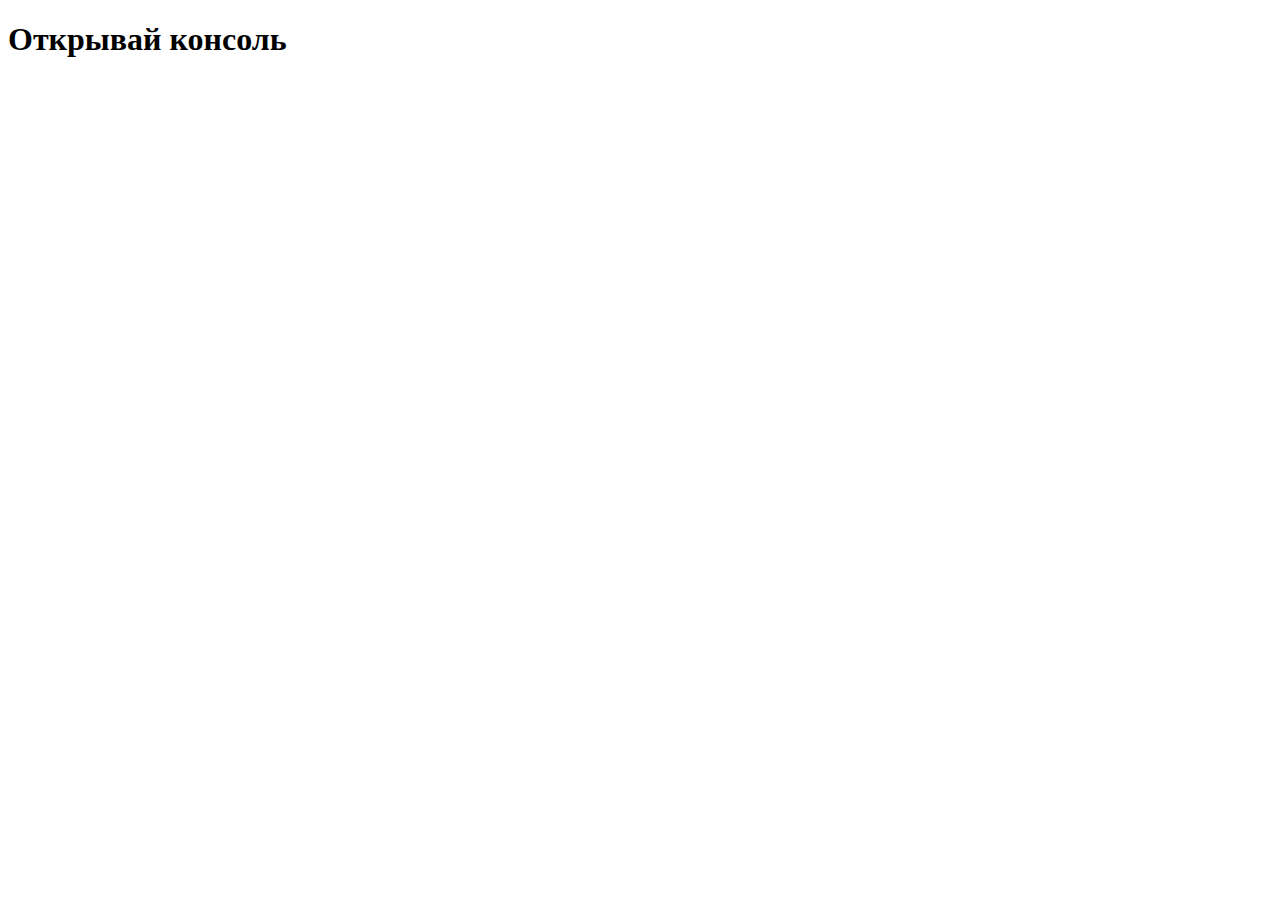
<file: lab10/index.html>
<!DOCTYPE html>
<html lang="ru">
<head>
  <meta charset="UTF-8">
  <title>Лабораторная 10 (ПС)</title>
  <meta name="viewport" content="width=device-width, initial-scale=1">
  <script src="js/main.js" defer></script>
</head>
<body>
  <h1>Открывай консоль</h1>
</body>
</html>
</file>
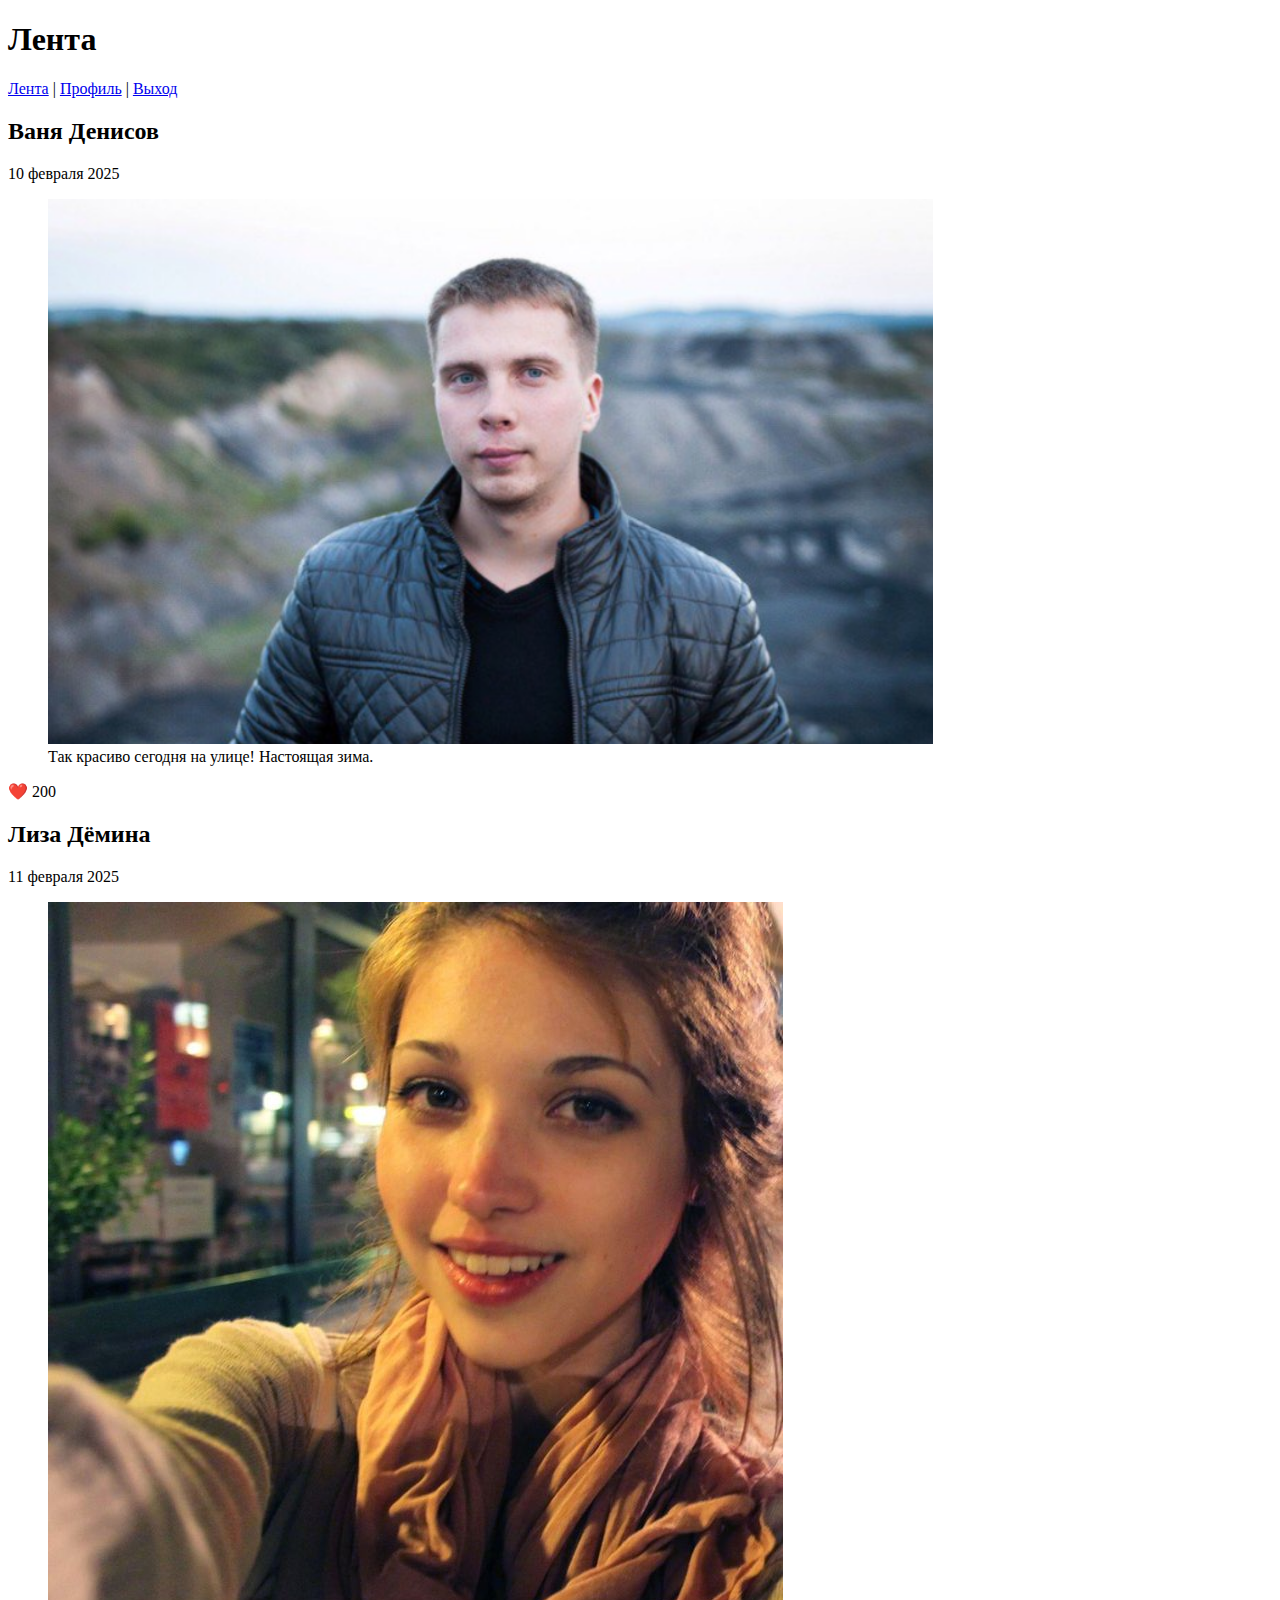
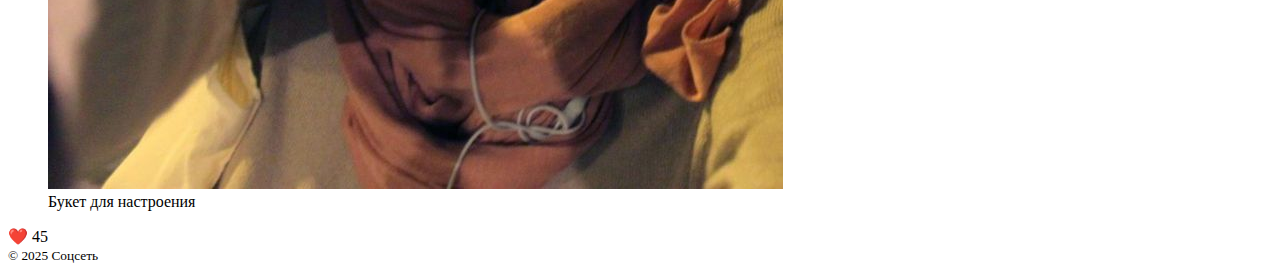
<file: lab4/home/index.html>
<!doctype html>
<html lang="ru">
<head>
  <meta charset="utf-8">
  <title>Лента — Соцсеть</title>
  <meta name="viewport" content="width=device-width, initial-scale=1">
</head>
<body>
<header>
  <h1>Лента</h1>
  <nav>
    <a href="../home/">Лента</a> |
    <a href="../profile/">Профиль</a> |
    <a href="../login/">Выход</a>
  </nav>
</header>

<main>
  <article>
    <header>
      <h2>Ваня Денисов</h2>
      <time datetime="2025-02-10">10 февраля 2025</time>
    </header>
    <figure>
      <img src="../images/ф2.png" alt="Фото 2">
      <figcaption>Так красиво сегодня на улице! Настоящая зима.</figcaption>
    </figure>
    <footer>❤️ 200</footer>
  </article>

  <article>
    <header>
      <h2>Лиза Дёмина</h2>
      <time datetime="2025-02-11">11 февраля 2025</time>
    </header>
    <figure>
      <img src="../images/ф3.jpg" alt="Фото 3">
      <figcaption>Букет для настроения</figcaption>
    </figure>
    <footer>❤️ 45</footer>
  </article>
</main>

<footer>
  <small>© 2025 Соцсеть</small>
</footer>
</body>
</html>
</file>
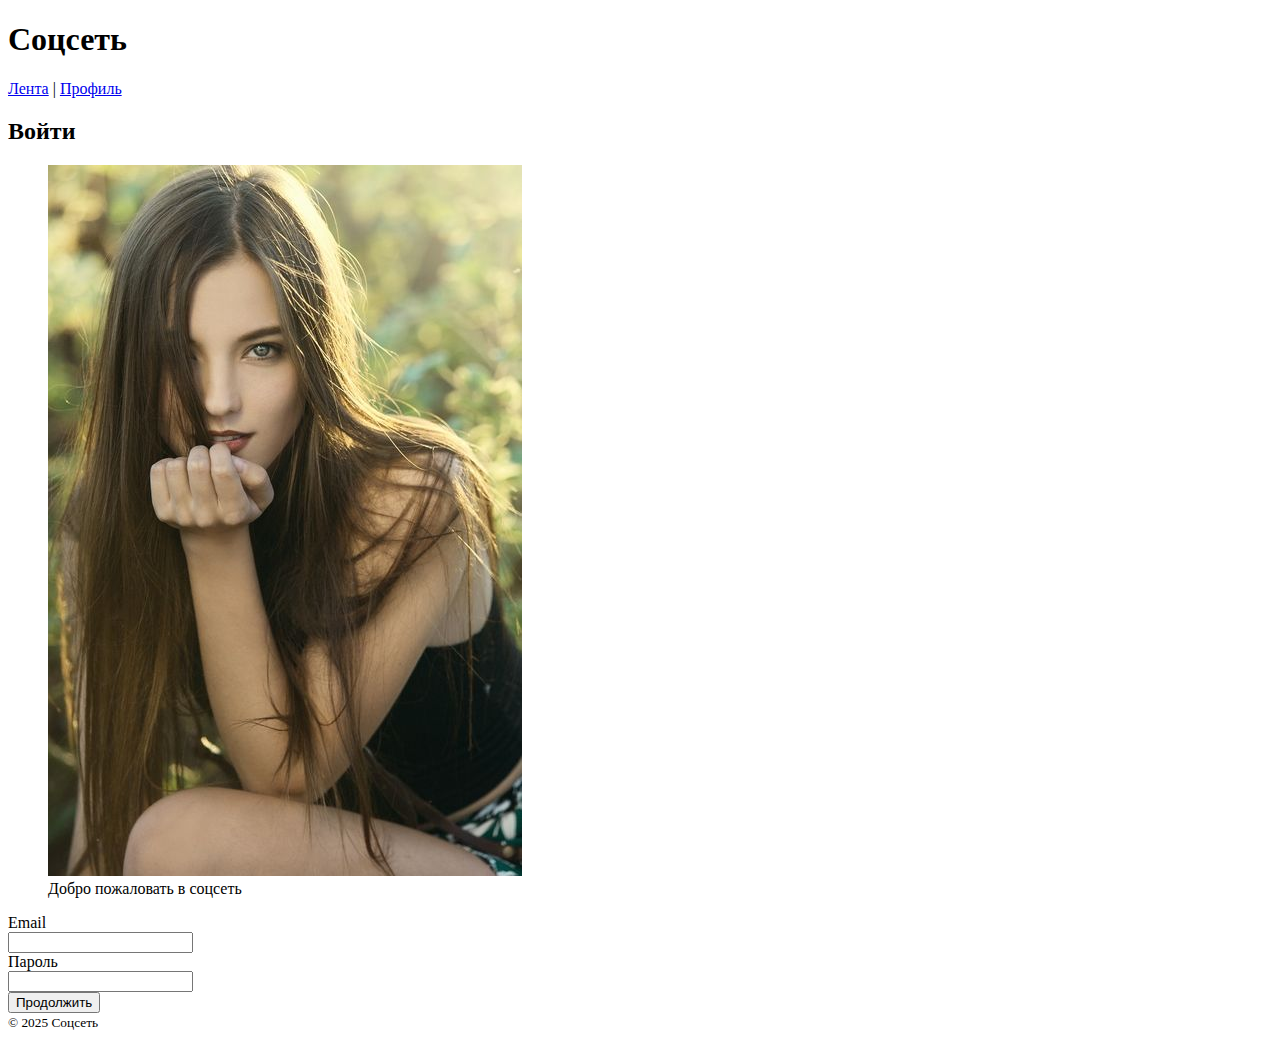
<file: lab4/login/index.html>
<!doctype html>
<html lang="ru">
<head>
  <meta charset="utf-8">
  <title>Вход — Соцсеть</title>
  <meta name="viewport" content="width=device-width, initial-scale=1">
</head>
<body>
<header>
  <h1>Соцсеть</h1>
  <nav aria-label="Основная навигация">
    <a href="../home/">Лента</a> |
    <a href="../profile/">Профиль</a>
  </nav>
</header>

<main>
  <section aria-labelledby="login-title">
    <h2 id="login-title">Войти</h2>

    <figure>
      <img src="../images/ф1.jpg" alt="Добро пожаловать">
      <figcaption>Добро пожаловать в соцсеть</figcaption>
    </figure>

    <form action="../home/" method="get">
      <div>
        <label for="email">Email</label><br>
        <input id="email" name="email" type="email" required>
      </div>
      <div>
        <label for="password">Пароль</label><br>
        <input id="password" name="password" type="password" required>
      </div>
      <div>
        <button type="submit">Продолжить</button>
      </div>
    </form>
  </section>
</main>

<footer>
  <small>© 2025 Соцсеть</small>
</footer>
</body>
</html>
</file>
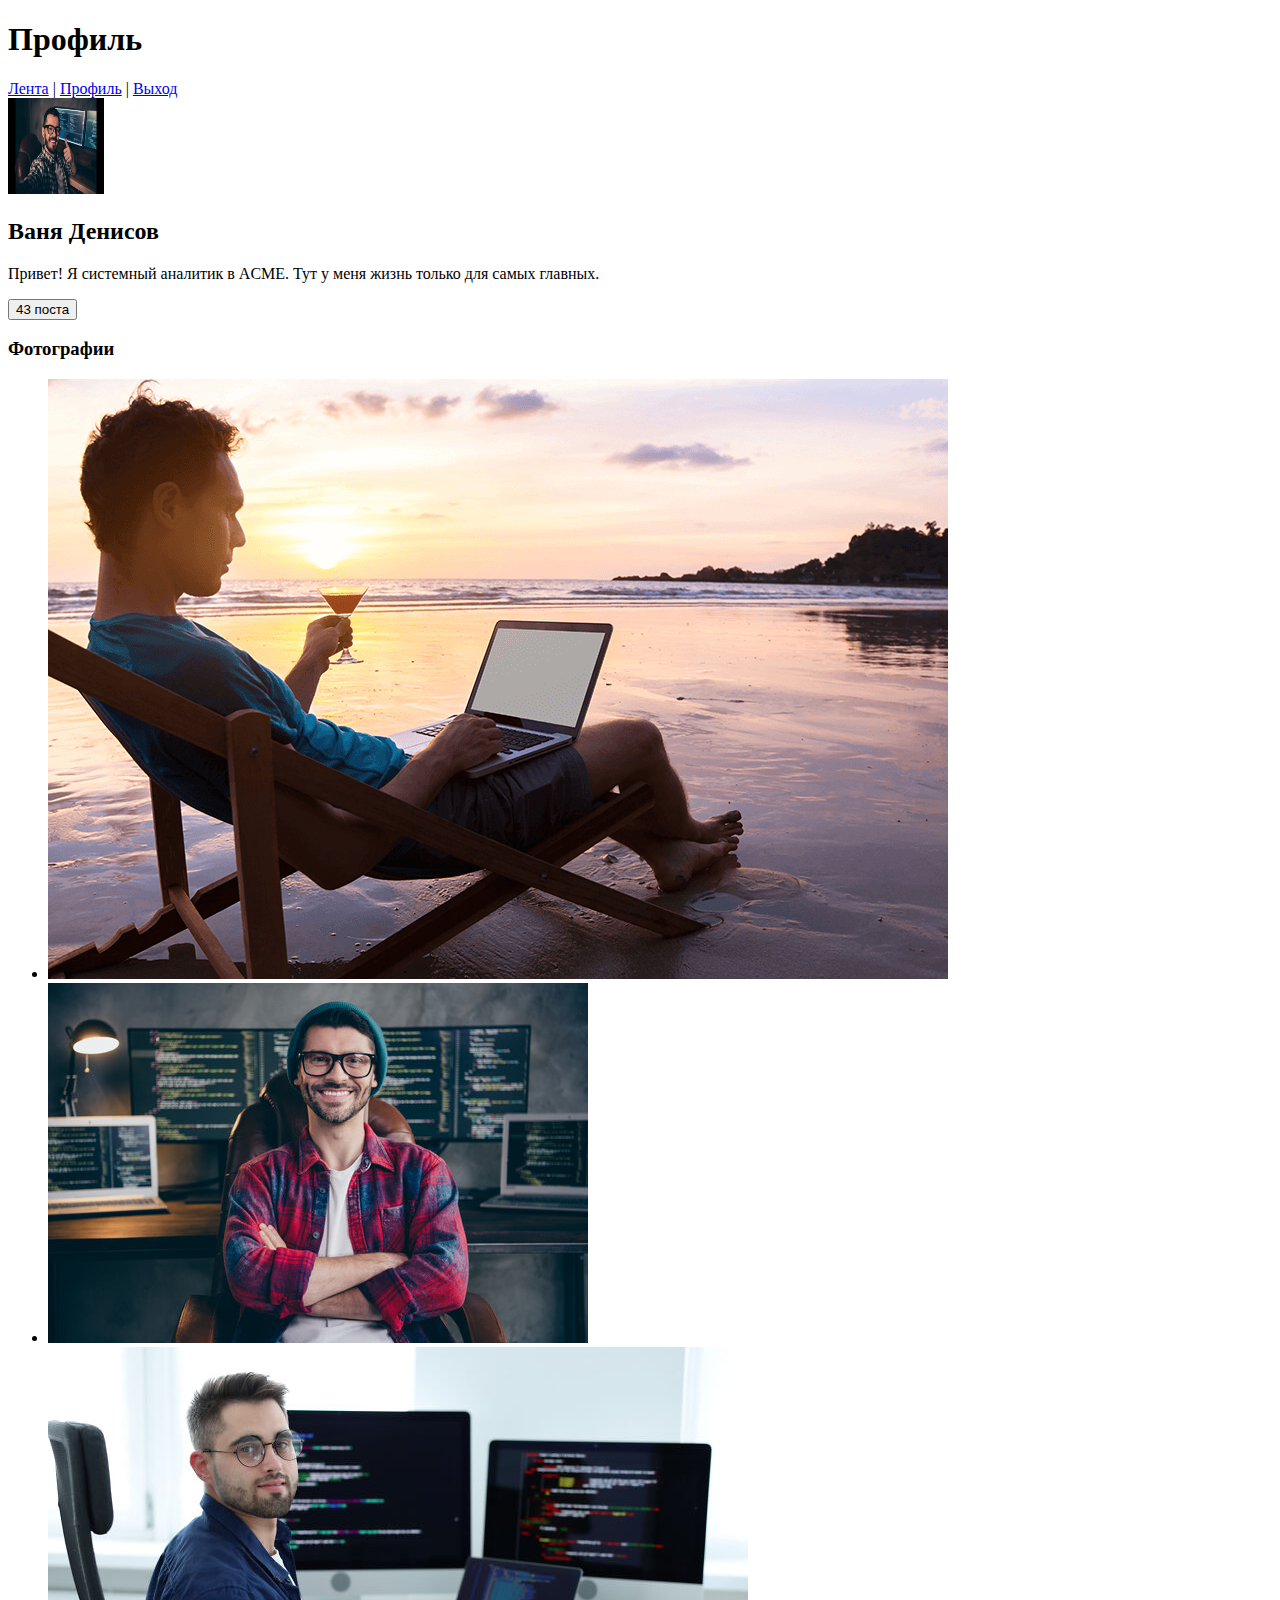
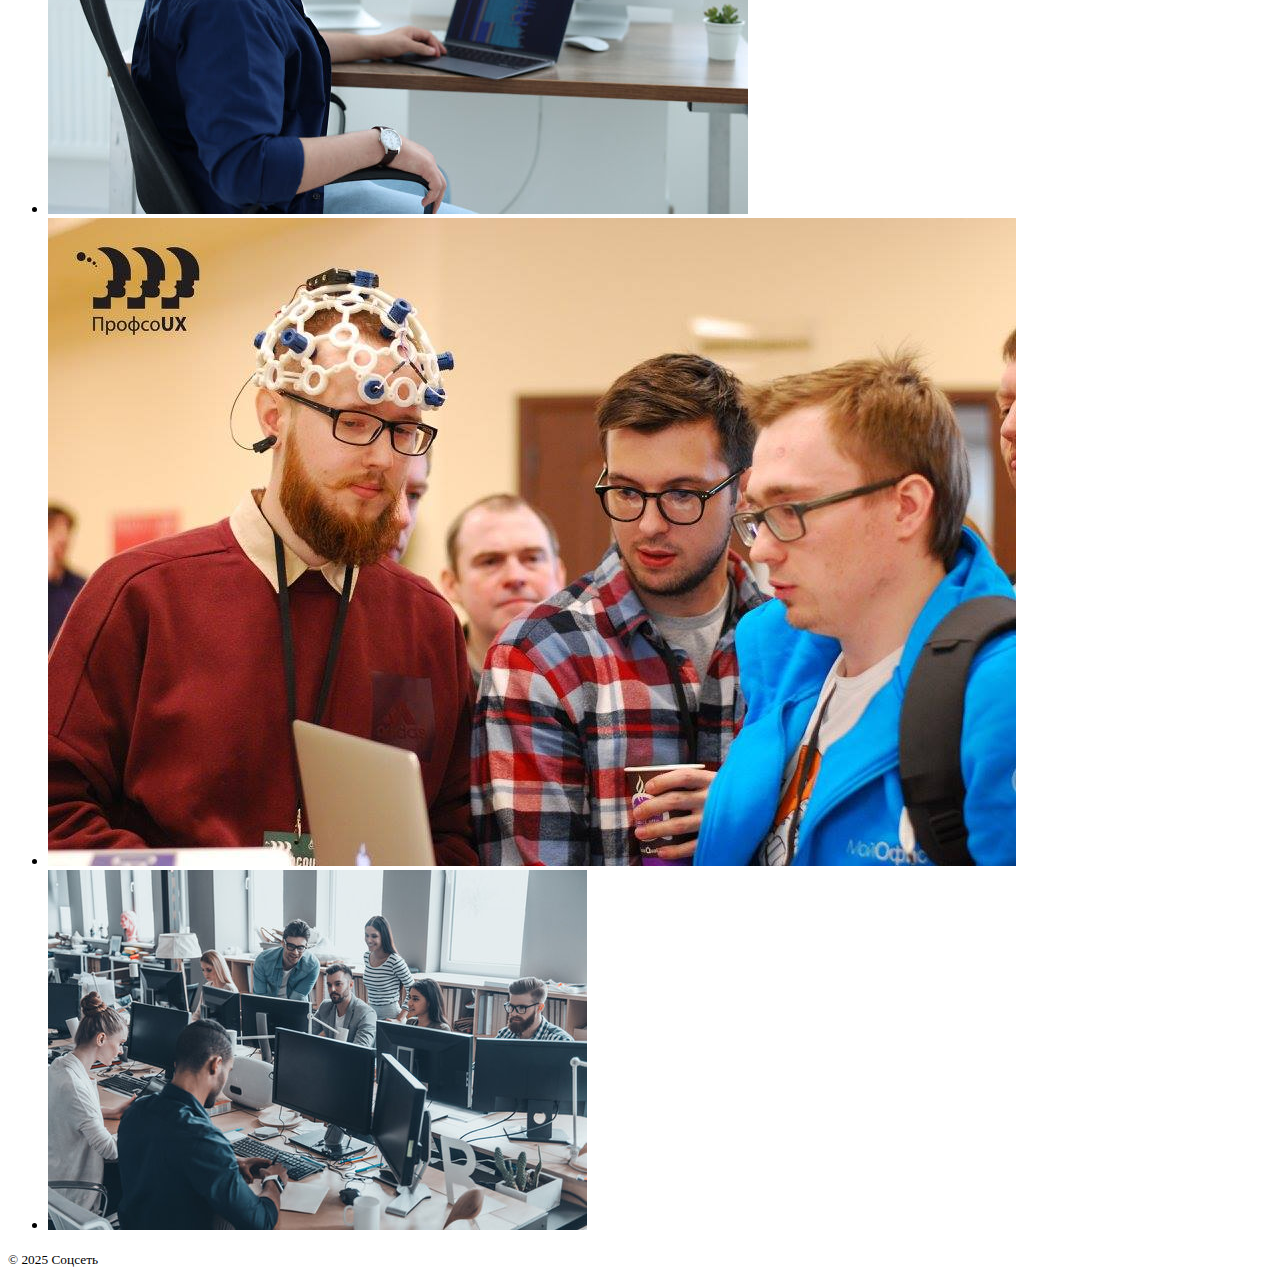
<file: lab4/profile/index.html>
<!doctype html>
<html lang="ru">
<head>
  <meta charset="utf-8">
  <title>Профиль — Соцсеть</title>
  <meta name="viewport" content="width=device-width, initial-scale=1">
</head>
<body>
<header>
  <h1>Профиль</h1>
  <nav>
    <a href="../home/">Лента</a> |
    <a href="../profile/">Профиль</a> |
    <a href="../login/">Выход</a>
  </nav>
</header>

<main>
  <section aria-labelledby="user-heading">
    <img src="../images/ф4.jpg" alt="Аватар пользователя" width="96" height="96">
    <h2 id="user-heading">Ваня Денисов</h2>
    <p>Привет! Я системный аналитик в ACME. Тут у меня жизнь только для самых главных.</p>
    <p><button type="button">43 поста</button></p>
  </section>

  <section aria-labelledby="photos-heading">
    <h3 id="photos-heading">Фотографии</h3>
    <ul>
      <li><img src="../images/ф5.png" alt="Фото 5"></li>
      <li><img src="../images/ф6.jpg" alt="Фото 6"></li>
      <li><img src="../images/ф7.jpg" alt="Фото 7"></li>
      <li><img src="../images/ф8.jpg" alt="Фото 8"></li>
      <li><img src="../images/ф9.jpg" alt="Фото 9"></li>
    </ul>
  </section>
</main>

<footer>
  <small>© 2025 Соцсеть</small>
</footer>
</body>
</html>
</file>
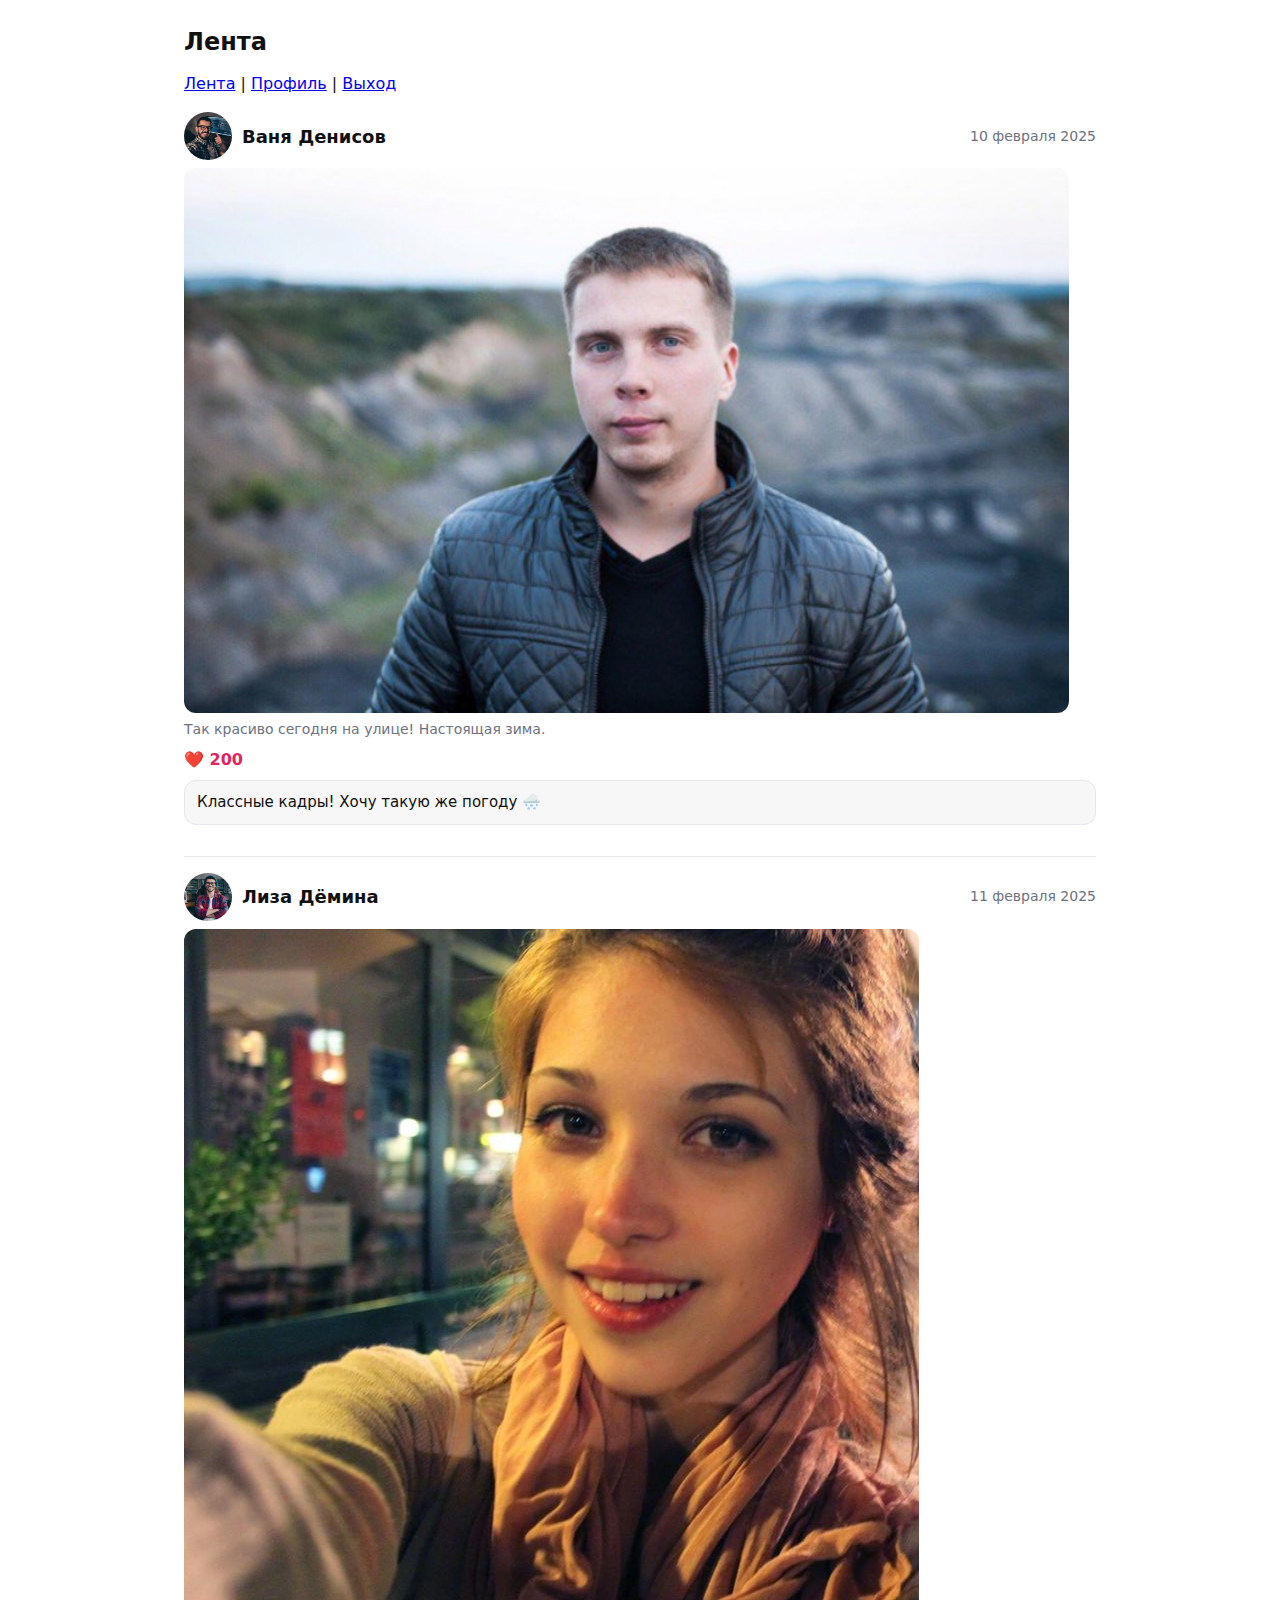
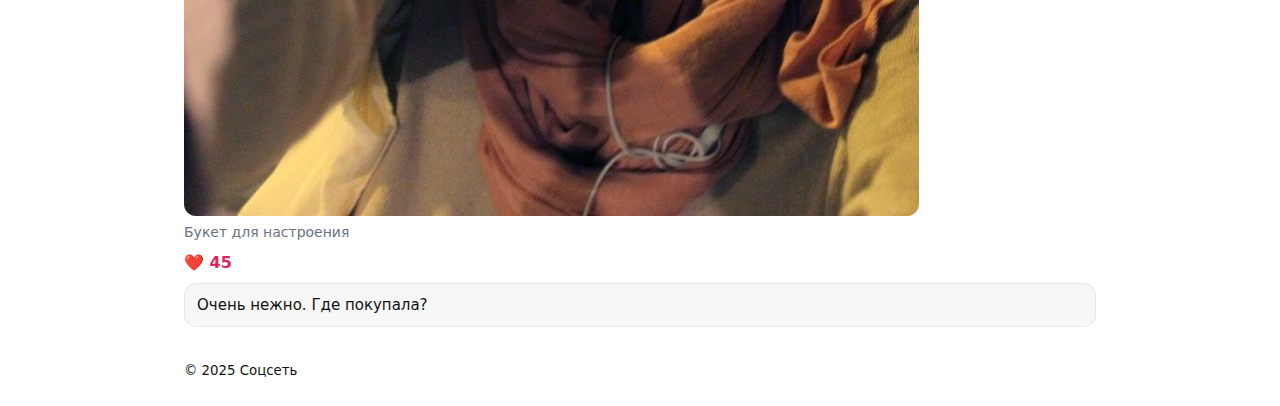
<file: lab5/home/index.html>
<!doctype html>
<html lang="ru">
<head>
  <meta charset="utf-8">
  <title>Лента — Соцсеть</title>
  <meta name="viewport" content="width=device-width, initial-scale=1">
  <link rel="stylesheet" href="../styles/home.css">
</head>
<body>
<header>
  <h1>Лента</h1>
  <nav>
    <a href="../home/">Лента</a> |
    <a href="../profile/">Профиль</a> |
    <a href="../login/">Выход</a>
  </nav>
</header>

<main>
  <!-- Пост 1 -->
  <article>
    <header>
      <img class="avatar" src="../../lab4/images/ф4.jpg" alt="Аватар Вани" width="40" height="40">
      <h2 class="post-title">Ваня Денисов</h2>
      <time datetime="2025-02-10" class="post-time">10 февраля 2025</time>
    </header>

    <figure>
      <img src="../../lab4/images/ф2.png" alt="Снегопад на улице">
      <figcaption>Так красиво сегодня на улице! Настоящая зима.</figcaption>
    </figure>

    <div class="likes">❤️ 200</div>
    <p class="comment">Классные кадры! Хочу такую же погоду 🌨️</p>
  </article>

  <!-- Пост 2 -->
  <article>
    <header>
      <img class="avatar" src="../../lab4/images/ф6.jpg" alt="Аватар Лизы" width="40" height="40">
      <h2 class="post-title">Лиза Дёмина</h2>
      <time datetime="2025-02-11" class="post-time">11 февраля 2025</time>
    </header>

    <figure>
      <img src="../../lab4/images/ф3.jpg" alt="Букет цветов">
      <figcaption>Букет для настроения</figcaption>
    </figure>

    <div class="likes">❤️ 45</div>
    <p class="comment">Очень нежно. Где покупала?</p>
  </article>
</main>

<footer>
  <small>© 2025 Соцсеть</small>
</footer>
</body>
</html>
</file>
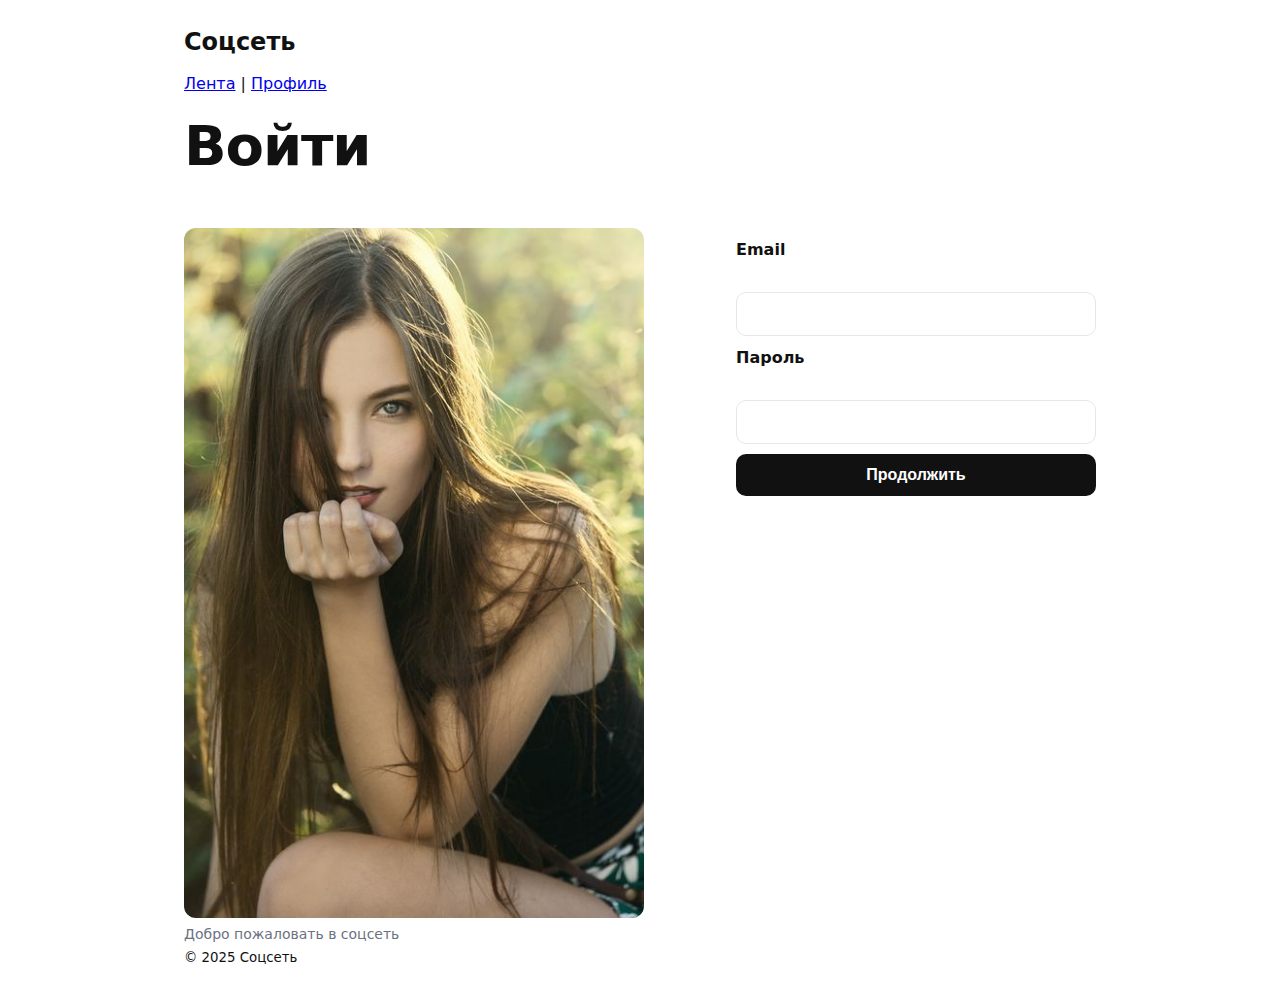
<file: lab5/login/index.html>
<!doctype html>
<html lang="ru">
<head>
  <meta charset="utf-8">
  <title>Вход — Соцсеть</title>
  <meta name="viewport" content="width=device-width, initial-scale=1">
  <!-- Подключаем стили лабы-5 -->
  <link rel="stylesheet" href="../styles/login.css">
</head>
<body>
<header>
  <h1>Соцсеть</h1>
  <nav aria-label="Основная навигация">
    <a href="../home/">Лента</a> |
    <a href="../profile/">Профиль</a>
  </nav>
</header>

<main>
  <section aria-labelledby="login-title">
    <h2 id="login-title">Войти</h2>

    <figure>
      <img src="../../lab4/images/ф1.jpg" alt="Добро пожаловать">
      <figcaption>Добро пожаловать в соцсеть</figcaption>
    </figure>

    <form action="../home/" method="get">
      <div>
        <label for="email">Email</label><br>
        <input id="email" name="email" type="email" required>
      </div>
      <div>
        <label for="password">Пароль</label><br>
        <input id="password" name="password" type="password" required>
      </div>
      <div>
        <button type="submit">Продолжить</button>
      </div>
    </form>
  </section>
</main>

<footer>
  <small>© 2025 Соцсеть</small>
</footer>
</body>
</html>
</file>
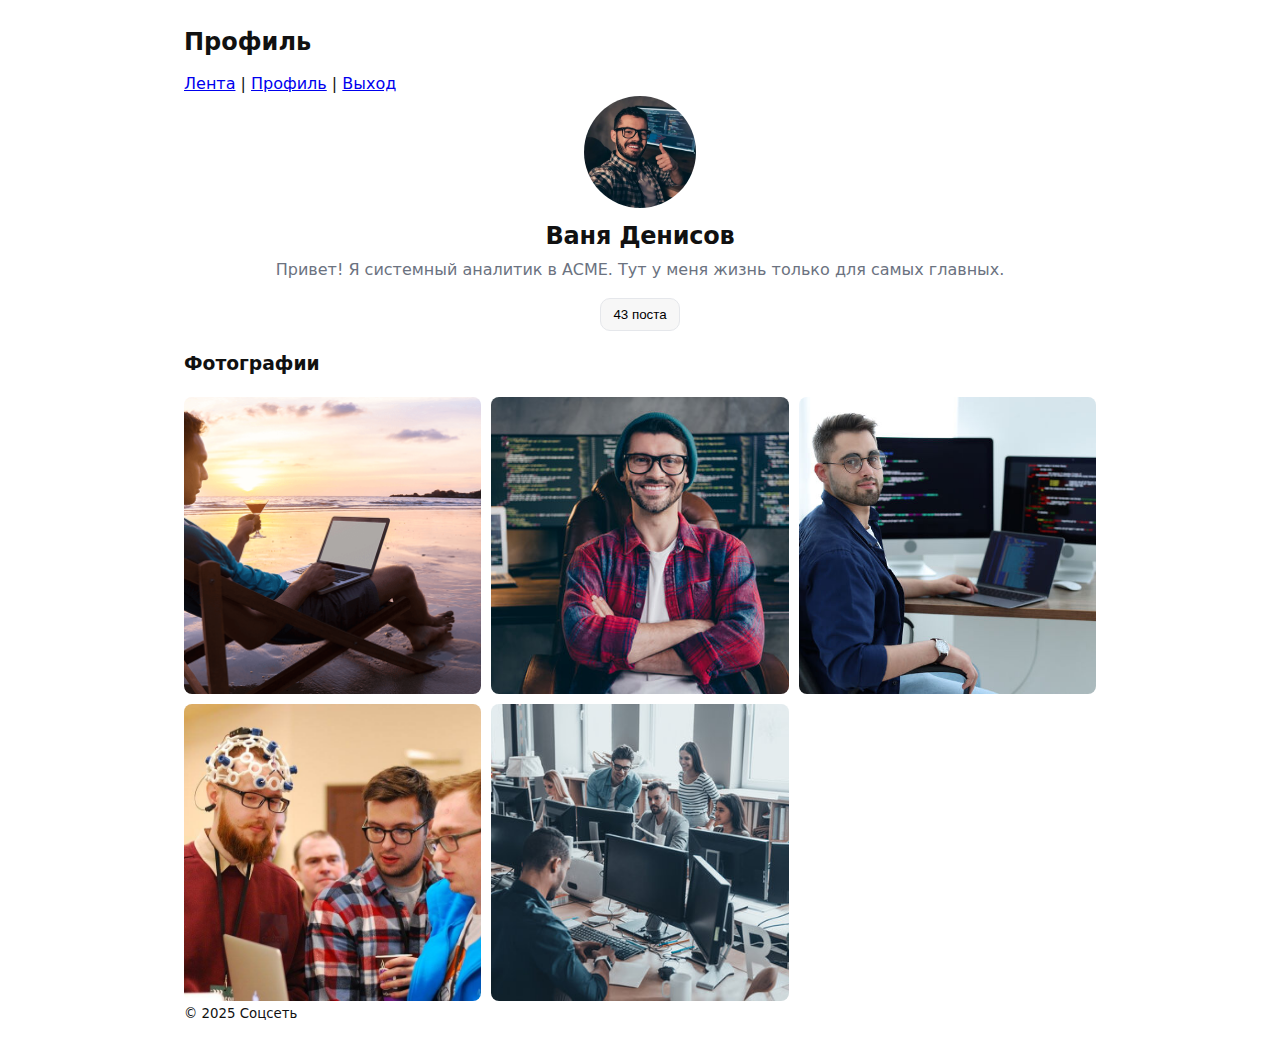
<file: lab5/profile/index.html>
<!doctype html>
<html lang="ru">
<head>
  <meta charset="utf-8">
  <title>Профиль — Соцсеть</title>
  <meta name="viewport" content="width=device-width, initial-scale=1">
  <link rel="stylesheet" href="../styles/profile.css">
</head>
<body>
<header>
  <h1>Профиль</h1>
  <nav>
    <a href="../home/">Лента</a> |
    <a href="../profile/">Профиль</a> |
    <a href="../login/">Выход</a>
  </nav>
</header>

<main>
  <section class="profile" aria-labelledby="user-heading">
    <img class="avatar" src="../../lab4/images/ф4.jpg" alt="Аватар пользователя" width="96" height="96">
    <h2 id="user-heading" class="name">Ваня Денисов</h2>
    <p class="bio">Привет! Я системный аналитик в ACME. Тут у меня жизнь только для самых главных.</p>
    <p><button type="button" class="posts-btn">43 поста</button></p>
  </section>

  <section aria-labelledby="photos-heading" class="gallery">
    <h3 id="photos-heading">Фотографии</h3>
    <ul class="photos">
      <li><img src="../../lab4/images/ф5.png" alt="Фото 5"></li>
      <li><img src="../../lab4/images/ф6.jpg" alt="Фото 6"></li>
      <li><img src="../../lab4/images/ф7.jpg" alt="Фото 7"></li>
      <li><img src="../../lab4/images/ф8.jpg" alt="Фото 8"></li>
      <li><img src="../../lab4/images/ф9.jpg" alt="Фото 9"></li>
    </ul>
  </section>
</main>

<footer>
  <small>© 2025 Соцсеть</small>
</footer>
</body>
</html>
</file>
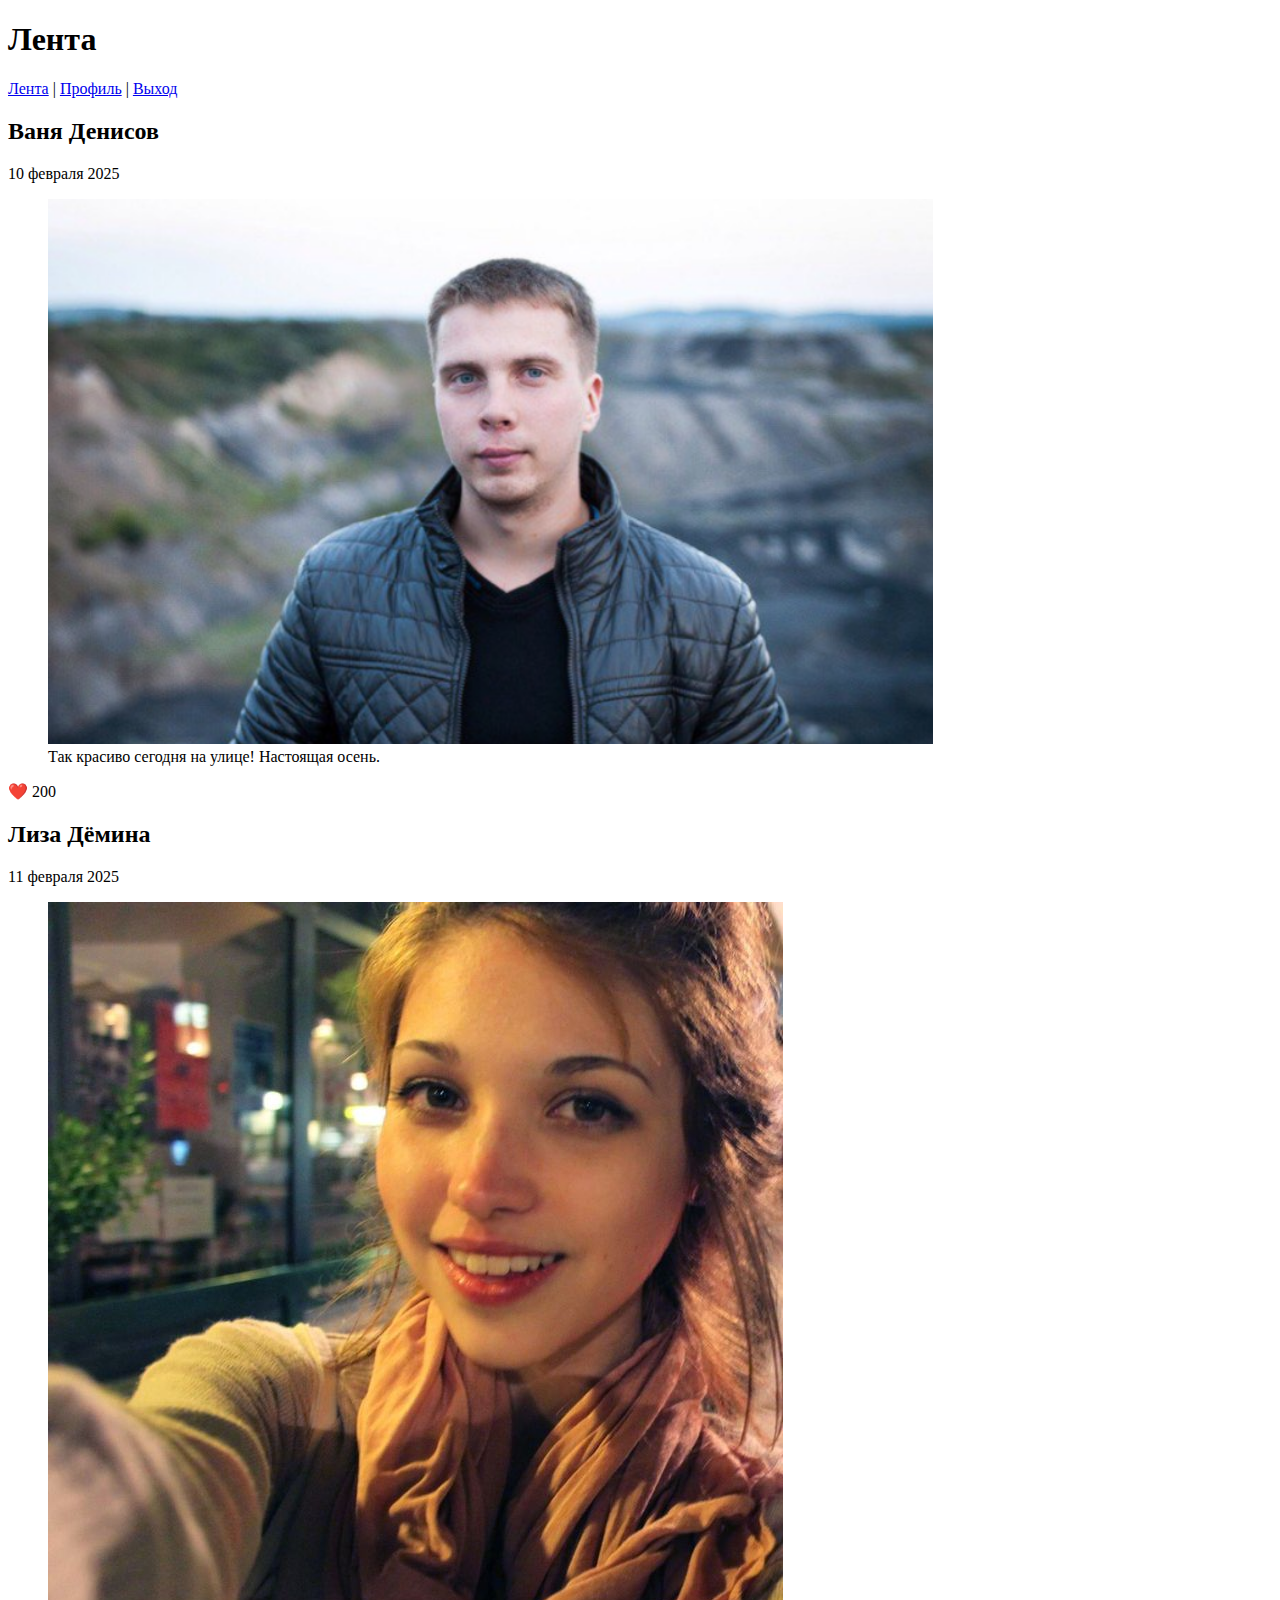
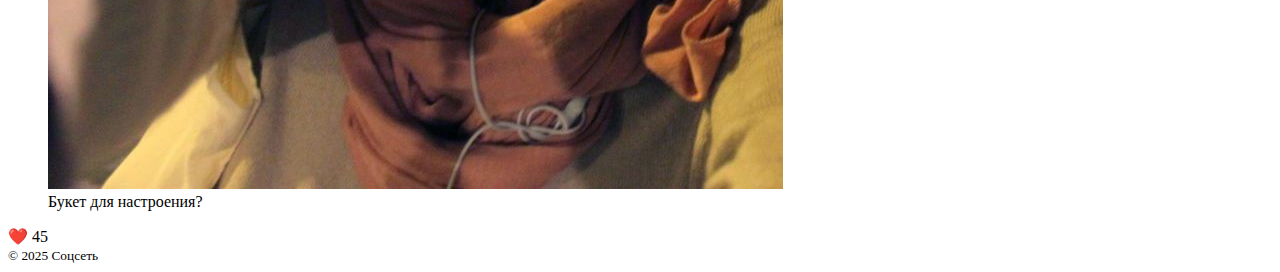
<file: web-2025/lab4/home/index.html>
<!DOCTYPE html>
<html lang="ru">
<head>
  <meta charset="utf-8">
  <meta name="viewport" content="width=device-width, initial-scale=1">
  <title>Лента — Соцсеть</title>
</head>
<body>

  <!-- Шапка сайта -->
  <header>
    <h1>Лента</h1>
    <nav>
      <a href="../home/">Лента</a> |
      <a href="../profile/">Профиль</a> |
      <a href="../login/">Выход</a>
    </nav>
  </header>

  <!-- Основной контент -->
  <main>

    <!-- Первый пост -->
    <article>
      <header>
        <h2>Ваня Денисов</h2>
        <time datetime="2025-02-10">10 февраля 2025</time>
      </header>

      <figure>
        <img src="../images/ф2.png" alt="Фото 2">
        <figcaption>Так красиво сегодня на улице! Настоящая осень.</figcaption>
      </figure>

      <footer>❤️ 200</footer>
    </article>

    <!-- Второй пост -->
    <article>
      <header>
        <h2>Лиза Дёмина</h2>
        <time datetime="2025-02-11">11 февраля 2025</time>
      </header>

      <figure>
        <img src="../images/ф3.jpg" alt="Фото 3">
        <figcaption>Букет для настроения?</figcaption>
      </figure>

      <footer>❤️ 45</footer>
    </article>

  </main>

  <!-- Подвал сайта -->
  <footer>
    <small>© 2025 Соцсеть</small>
  </footer>

</body>
</html>
</file>
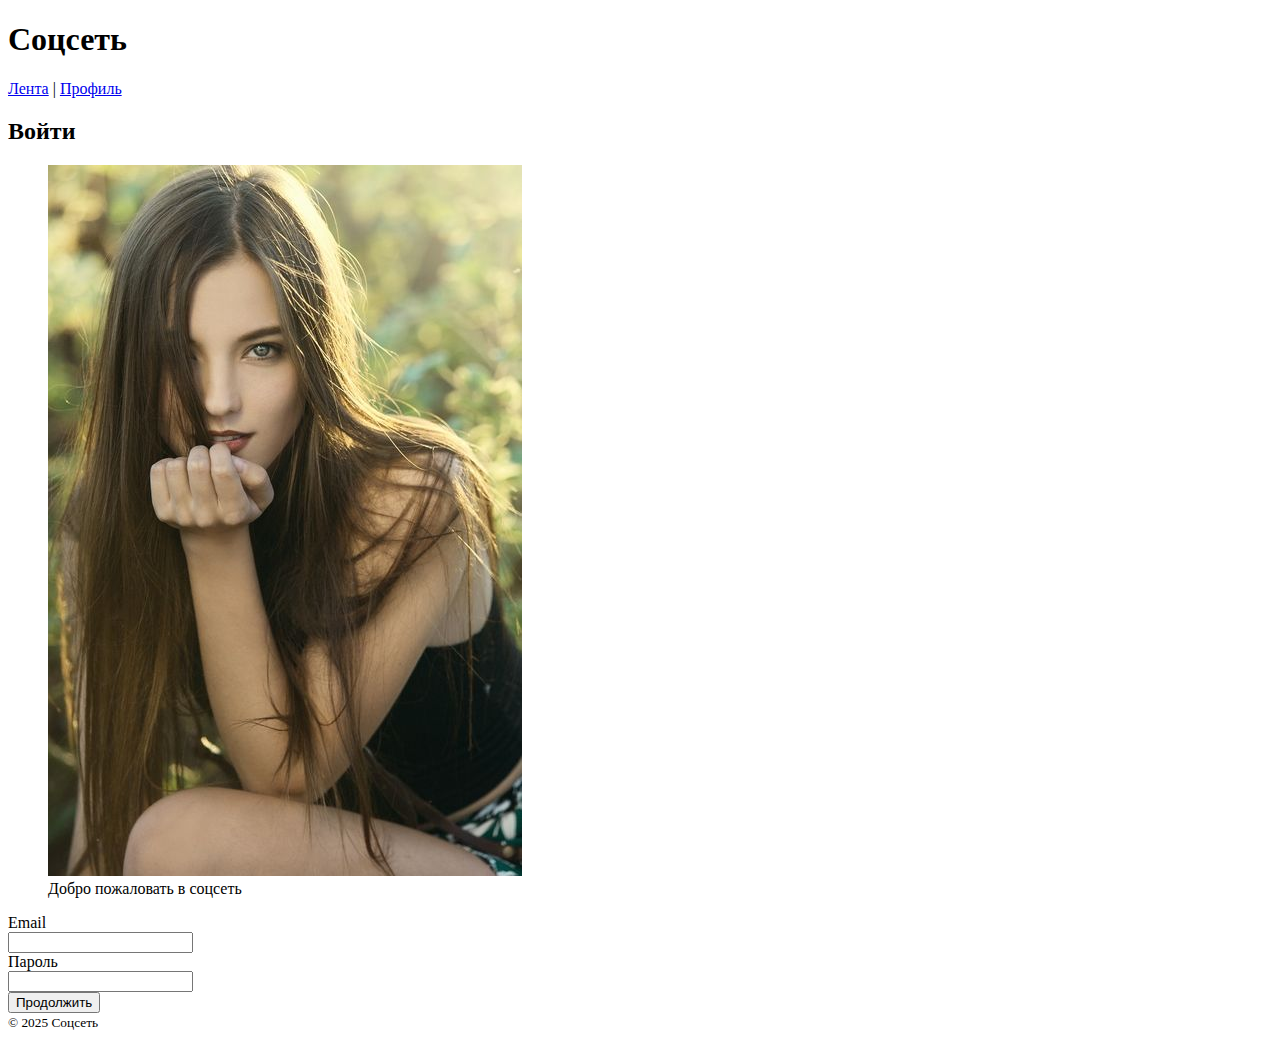
<file: web-2025/lab4/login/index.html>
<!DOCTYPE html>
<html lang="ru">
<head>
  <meta charset="utf-8">
  <meta name="viewport" content="width=device-width, initial-scale=1">
  <title>Вход — Соцсеть</title>
</head>
<body>

  <!-- Шапка сайта -->
  <header>
    <h1>Соцсеть</h1>
    <nav aria-label="Основная навигация">
      <a href="../home/">Лента</a> |
      <a href="../profile/">Профиль</a>
    </nav>
  </header>

  <!-- Основной блок входа -->
  <main>
    <section aria-labelledby="login-title">
      <h2 id="login-title">Войти</h2>

      <!-- Картинка приветствия -->
      <figure>
        <img src="../images/ф1.jpg" alt="Добро пожаловать">
        <figcaption>Добро пожаловать в соцсеть</figcaption>
      </figure>

      <!-- Форма авторизации -->
      <form action="../home/" method="get">
        <div>
          <label for="email">Email</label><br>
          <input id="email" name="email" type="email" required>
        </div>

        <div>
          <label for="password">Пароль</label><br>
          <input id="password" name="password" type="password" required>
        </div>

        <div>
          <button type="submit">Продолжить</button>
        </div>
      </form>
    </section>
  </main>

  <!-- Подвал сайта -->
  <footer>
    <small>© 2025 Соцсеть</small>
  </footer>

</body>
</html>
</file>
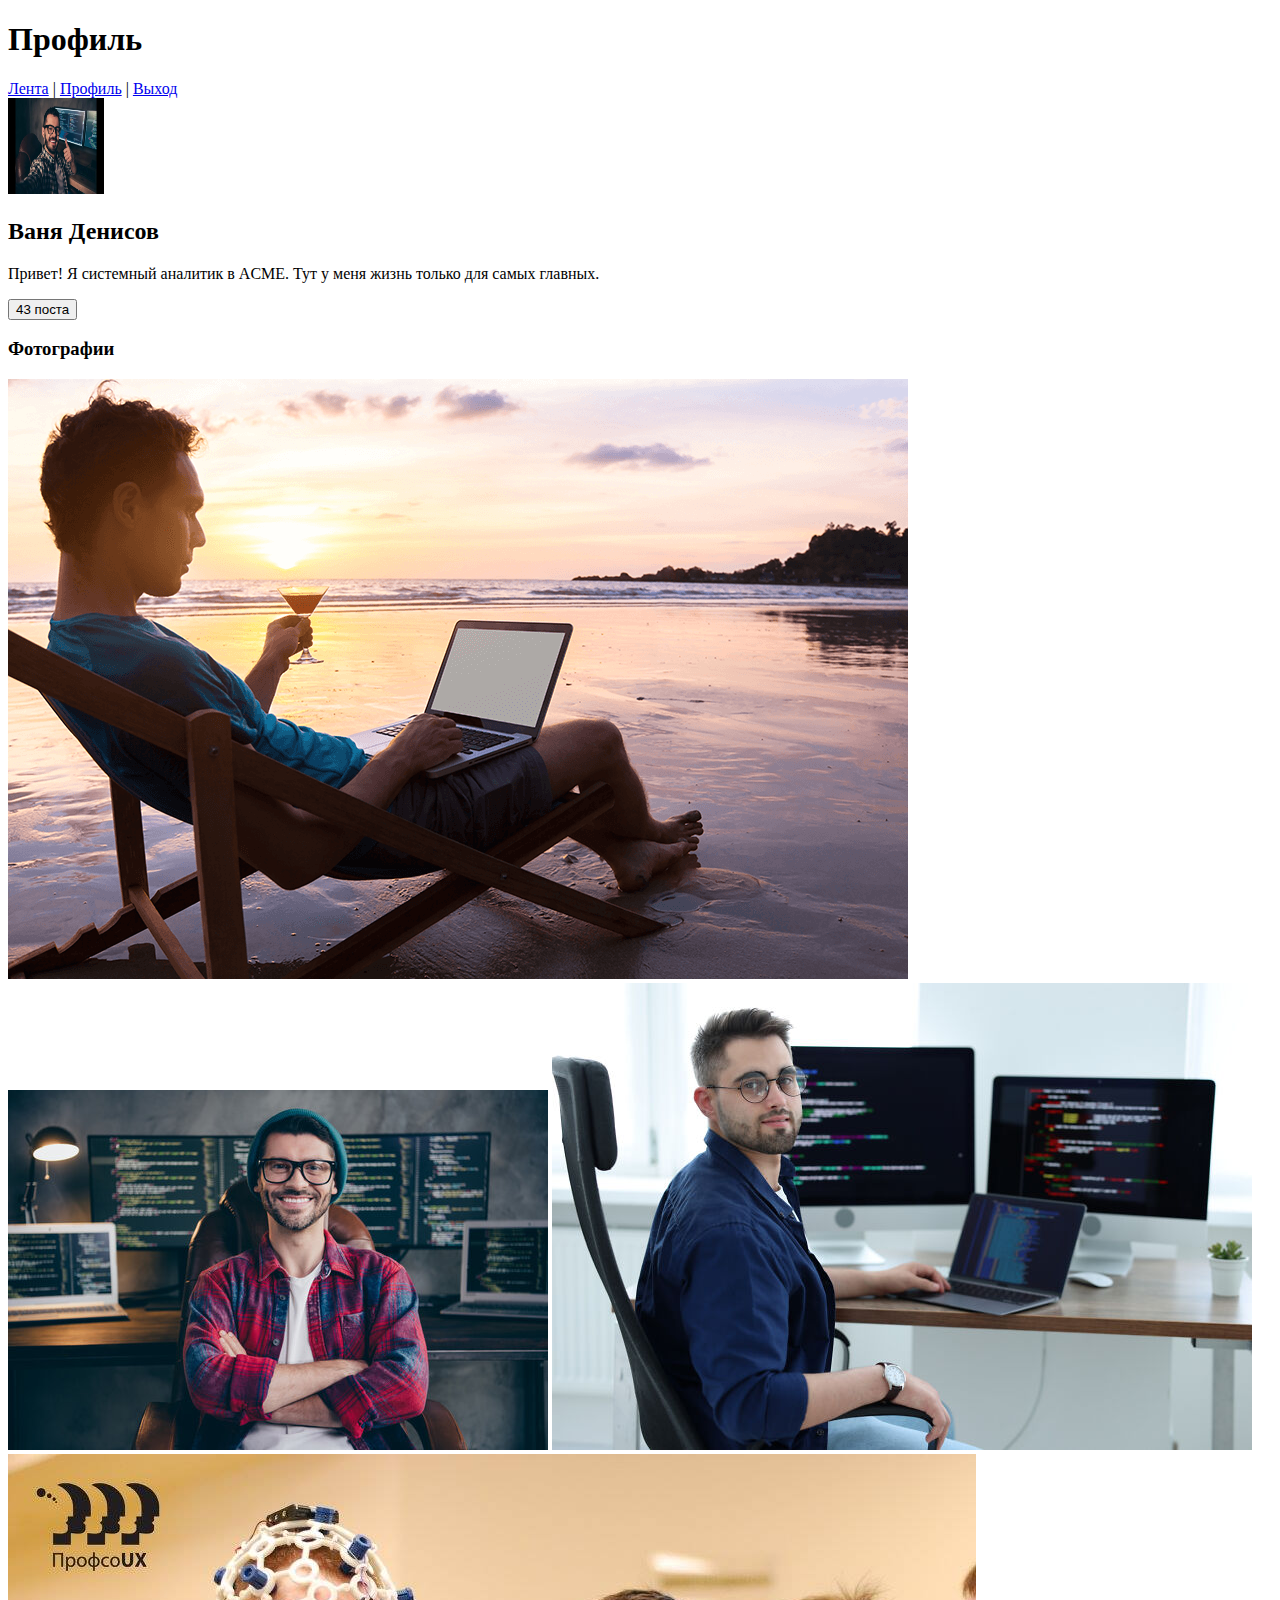
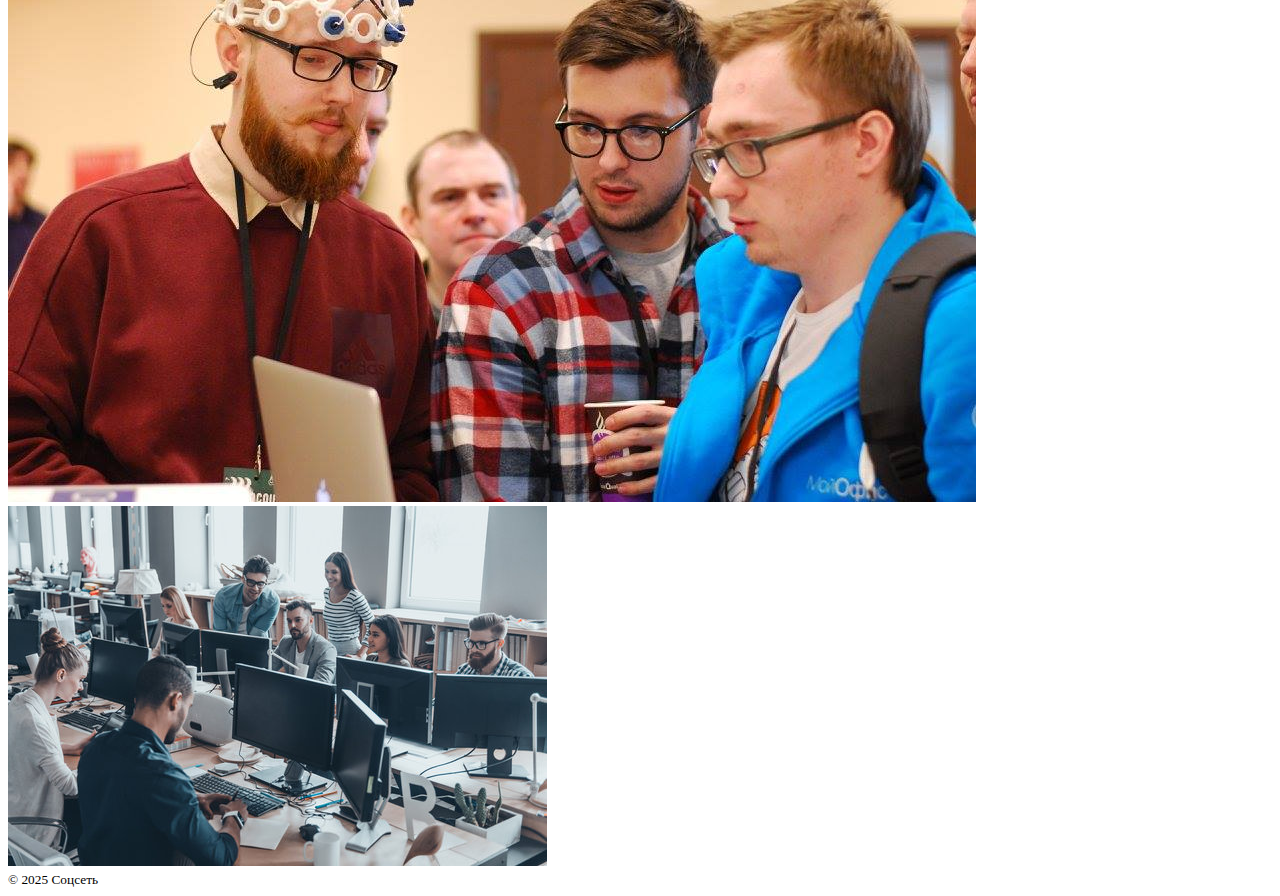
<file: web-2025/lab4/profile/index.html>
<!DOCTYPE html>
<html lang="ru">
<head>
  <meta charset="utf-8">
  <meta name="viewport" content="width=device-width, initial-scale=1">
  <title>Профиль — Соцсеть</title>
</head>
<body>

  <!-- Шапка сайта -->
  <header>
    <h1>Профиль</h1>
    <nav>
      <a href="../home/">Лента</a> |
      <a href="../profile/">Профиль</a> |
      <a href="../login/">Выход</a>
    </nav>
  </header>

  <!-- Основное содержимое -->
  <main>

    <!-- Информация о пользователе -->
    <section aria-labelledby="user-heading">
      <img src="../images/ф4.jpg" alt="Аватар пользователя" width="96" height="96">
      <h2 id="user-heading">Ваня Денисов</h2>
      <p>Привет! Я системный аналитик в ACME. Тут у меня жизнь только для самых главных.</p>
      <p><button type="button">43 поста</button></p>
    </section>

    <!-- Галерея фотографий -->
    <section aria-labelledby="photos-heading">
      <h3 id="photos-heading">Фотографии</h3>
      <div>
        <img src="../images/ф5.png" alt="Фото 5">
        <img src="../images/ф6.jpg" alt="Фото 6">
        <img src="../images/ф7.jpg" alt="Фото 7">
        <img src="../images/ф8.jpg" alt="Фото 8">
        <img src="../images/ф9.jpg" alt="Фото 9">
      </div>
    </section>

  </main>

  <!-- Подвал сайта -->
  <footer>
    <small>© 2025 Соцсеть</small>
  </footer>

</body>
</html>
</file>
<file: lab5/styles/home.css>
:root {
  --font: Inter, system-ui, -apple-system, "Segoe UI", Roboto, Arial, "Noto Sans", sans-serif;
  --text: #111;
  --muted: #6b7280;
  --line: #e5e7eb;
  --like: #e0245e;
  --radius: 12px;
}

* {
  box-sizing: border-box;
}

html, body {
  margin: 0;
  padding: 0;
}

body {
  font-family: var(--font);
  color: var(--text);
  line-height: 1.5;
  padding: 24px;
  max-width: 960px;
  margin: 0 auto;
}

h1 {
  font-size: 24px;
  margin: 0 0 12px;
}

article {
  padding: 16px 0;
  border-top: 1px solid var(--line);
}

article:first-of-type {
  border-top: none;
}

/* Шапка поста: аватар + имя + дата в одну строку */
article > header {
  display: flex;
  align-items: center;
  gap: 10px;
  margin-bottom: 8px;
}

.avatar {
  width: 48px;
  height: 48px;
  border-radius: 50%;
  flex: 0 0 48px;
  object-fit: cover;
}

.post-title {
  font-size: 18px;
  font-weight: 800;
  margin: 0;
}

.post-time {
  color: var(--muted);
  font-size: 14px;
  margin-left: auto;
}

/* Фото поста и подпись */
figure {
  margin: 8px 0;
}

figure img {
  max-width: 100%;
  display: block;
  border-radius: var(--radius);
}

figcaption {
  color: var(--muted);
  font-size: 14px;
  margin-top: 6px;
}

/* Лайки и комментарий */
.likes {
  margin-top: 8px;
  color: var(--like);
  font-weight: 700;
}

.comment {
  margin-top: 8px;
  padding: 10px 12px;
  background: #f7f7f7;
  border: 1px solid var(--line);
  border-radius: var(--radius);
  font-size: 15px;
}
</file>
<file: lab5/styles/login.css>
:root {
  --font: Inter, system-ui, -apple-system, "Segoe UI", Roboto, Arial, "Noto Sans", sans-serif;
  --text: #111;
  --muted: #6b7280;
  --line: #e5e7eb;
  --brand: #111;
  --radius: 12px;
}

* {
  box-sizing: border-box;
}

html, body {
  margin: 0;
  padding: 0;
}

body {
  font-family: var(--font);
  color: var(--text);
  line-height: 1.5;
  padding: 24px;
  max-width: 960px;
  margin: 0 auto;
}

h1 {
  font-size: 24px;
  margin: 0 0 12px;
}

#login-title {
  font-size: 56px;
  font-weight: 800;
  letter-spacing: -0.02em;
  margin: 8px 0 16px;
}

/* Две колонки на desktop: слева фото, справа форма */
section[aria-labelledby="login-title"] {
  display: grid;
  gap: 24px;
}

@media (min-width: 1024px) {
  section[aria-labelledby="login-title"] {
    grid-template-columns: 1fr 360px;
    align-items: start;
  }

  #login-title {
    grid-column: 1 / -1;
  }
}

figure {
  margin: 0;
}

figure img {
  width: 100%;
  max-width: 460px;
  border-radius: var(--radius);
  display: block;
}

figure figcaption {
  color: var(--muted);
  font-size: 14px;
  margin-top: 6px;
}

form {
  max-width: 360px;
}

form div {
  margin: 10px 0;
}

label {
  display: block;
  font-weight: 600;
  margin-bottom: 6px;
}

input[type="email"],
input[type="password"] {
  width: 100%;
  padding: 12px 14px;
  border: 1px solid var(--line);
  border-radius: 10px;
  font-size: 16px;
  outline: none;
}

input:focus {
  border-color: #a3a3a3;
}

button[type="submit"] {
  width: 100%;
  padding: 12px 14px;
  border: 0;
  border-radius: 10px;
  background: var(--brand);
  color: #fff;
  font-size: 16px;
  font-weight: 700;
  cursor: pointer;
}

button[type="submit"]:hover {
  filter: brightness(1.06);
}
</file>
<file: lab5/styles/profile.css>
:root {
  --font: Inter, system-ui, -apple-system, "Segoe UI", Roboto, Arial, "Noto Sans", sans-serif;
  --text: #111;
  --muted: #6b7280;
  --line: #e5e7eb;
  --radius: 12px;
}

* {
  box-sizing: border-box;
}

html, body {
  margin: 0;
  padding: 0;
}

body {
  font-family: var(--font);
  color: var(--text);
  line-height: 1.5;
  padding: 24px;
  max-width: 960px;
  margin: 0 auto;
}

h1 {
  font-size: 24px;
  margin: 0 0 12px;
}

/* Блок профиля (аватар, имя, подпись, кнопка) */
.profile {
  text-align: center;
  margin-bottom: 16px;
}

.avatar {
  width: 112px;
  height: 112px;
  border-radius: 50%;
  display: block;
  margin: 0 auto;
  object-fit: cover;
}

.name {
  font-size: 24px;
  font-weight: 800;
  letter-spacing: -0.01em;
  margin: 10px 0 4px;
}

.bio {
  color: var(--muted);
  margin: 0 0 10px;
}

.posts-btn {
  padding: 8px 12px;
  border: 1px solid var(--line);
  border-radius: 10px;
  background: #f7f7f7;
  cursor: pointer;
}

/* Галерея фотографий: ровная сетка квадратов 3×N */
.gallery {
  margin-top: 8px;
}

.photos {
  list-style: none;
  padding: 0;
  margin: 8px 0 0;
  display: grid;
  grid-template-columns: repeat(3, 1fr);
  gap: 10px;
}

.photos img {
  width: 100%;
  aspect-ratio: 1 / 1;   /* квадрат */
  object-fit: cover;     /* без искажений, обрезаем по краям при необходимости */
  border-radius: 8px;
  display: block;
}
</file>
